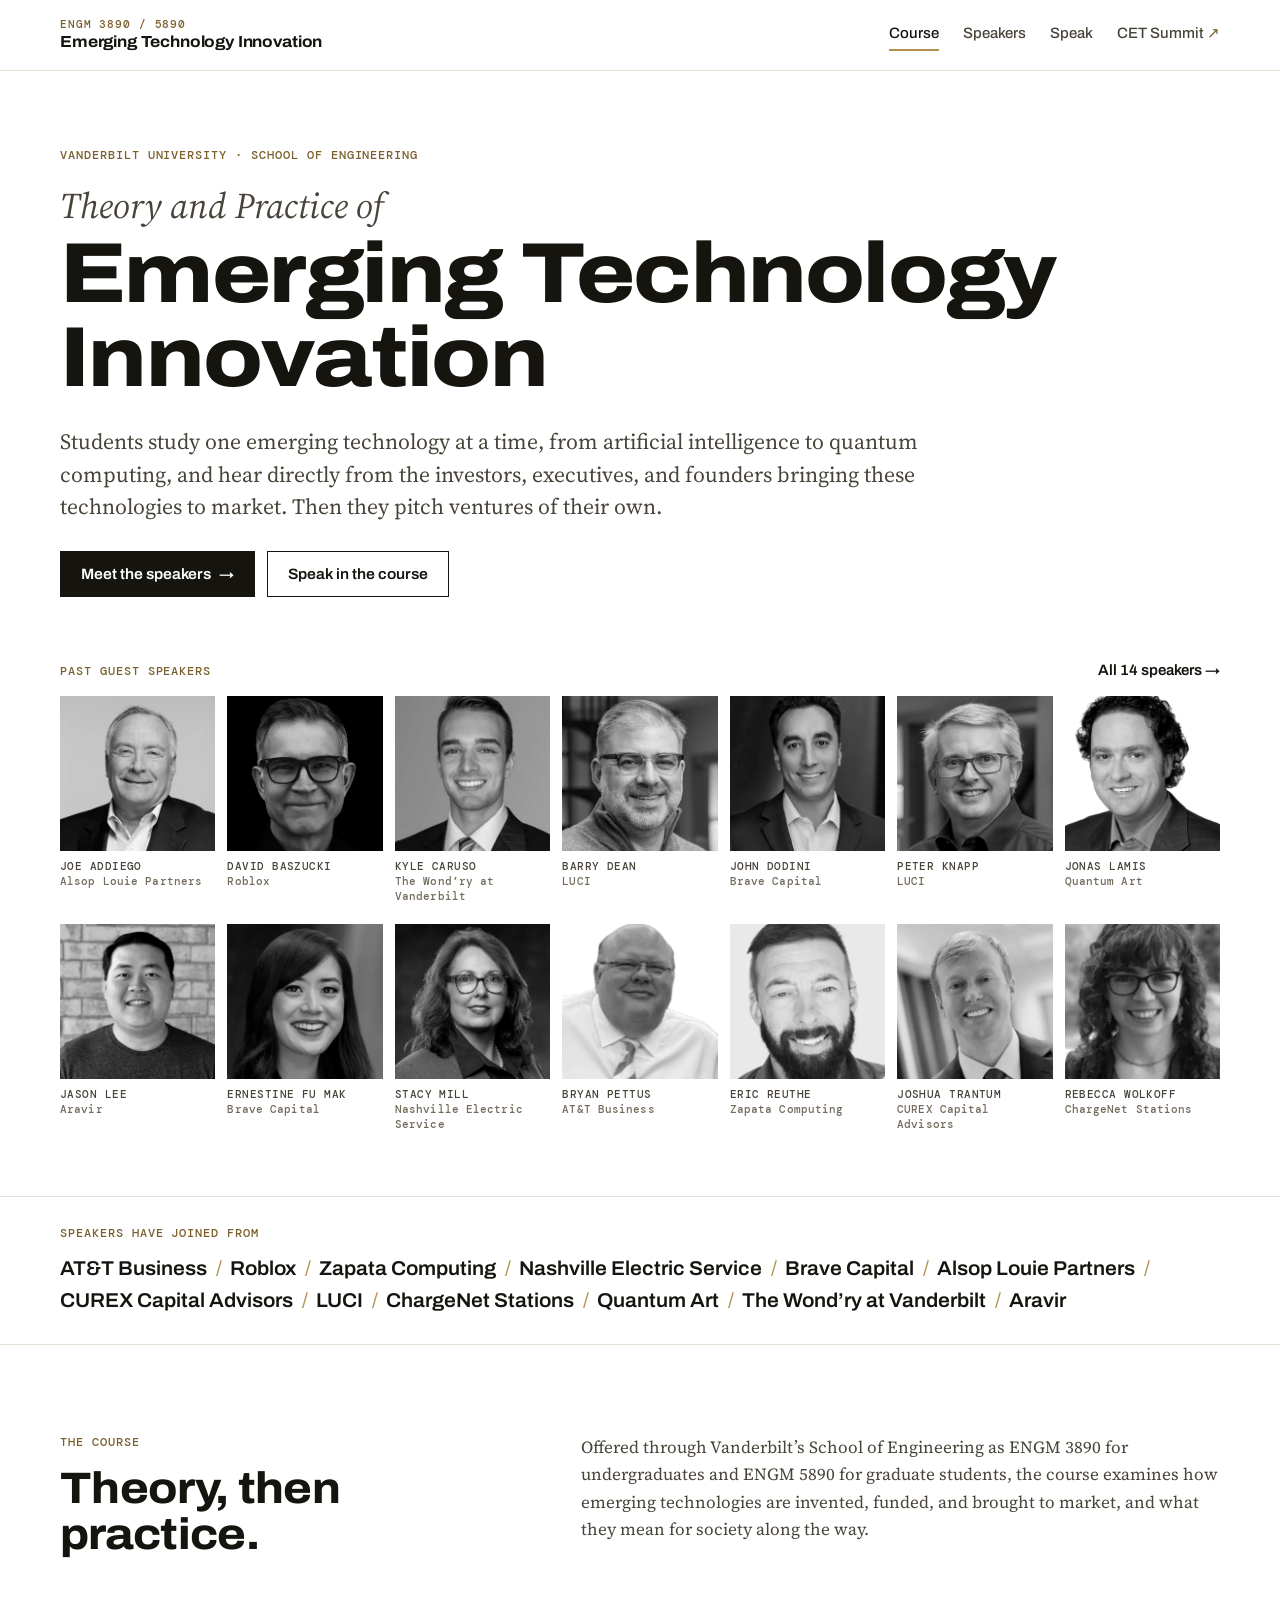
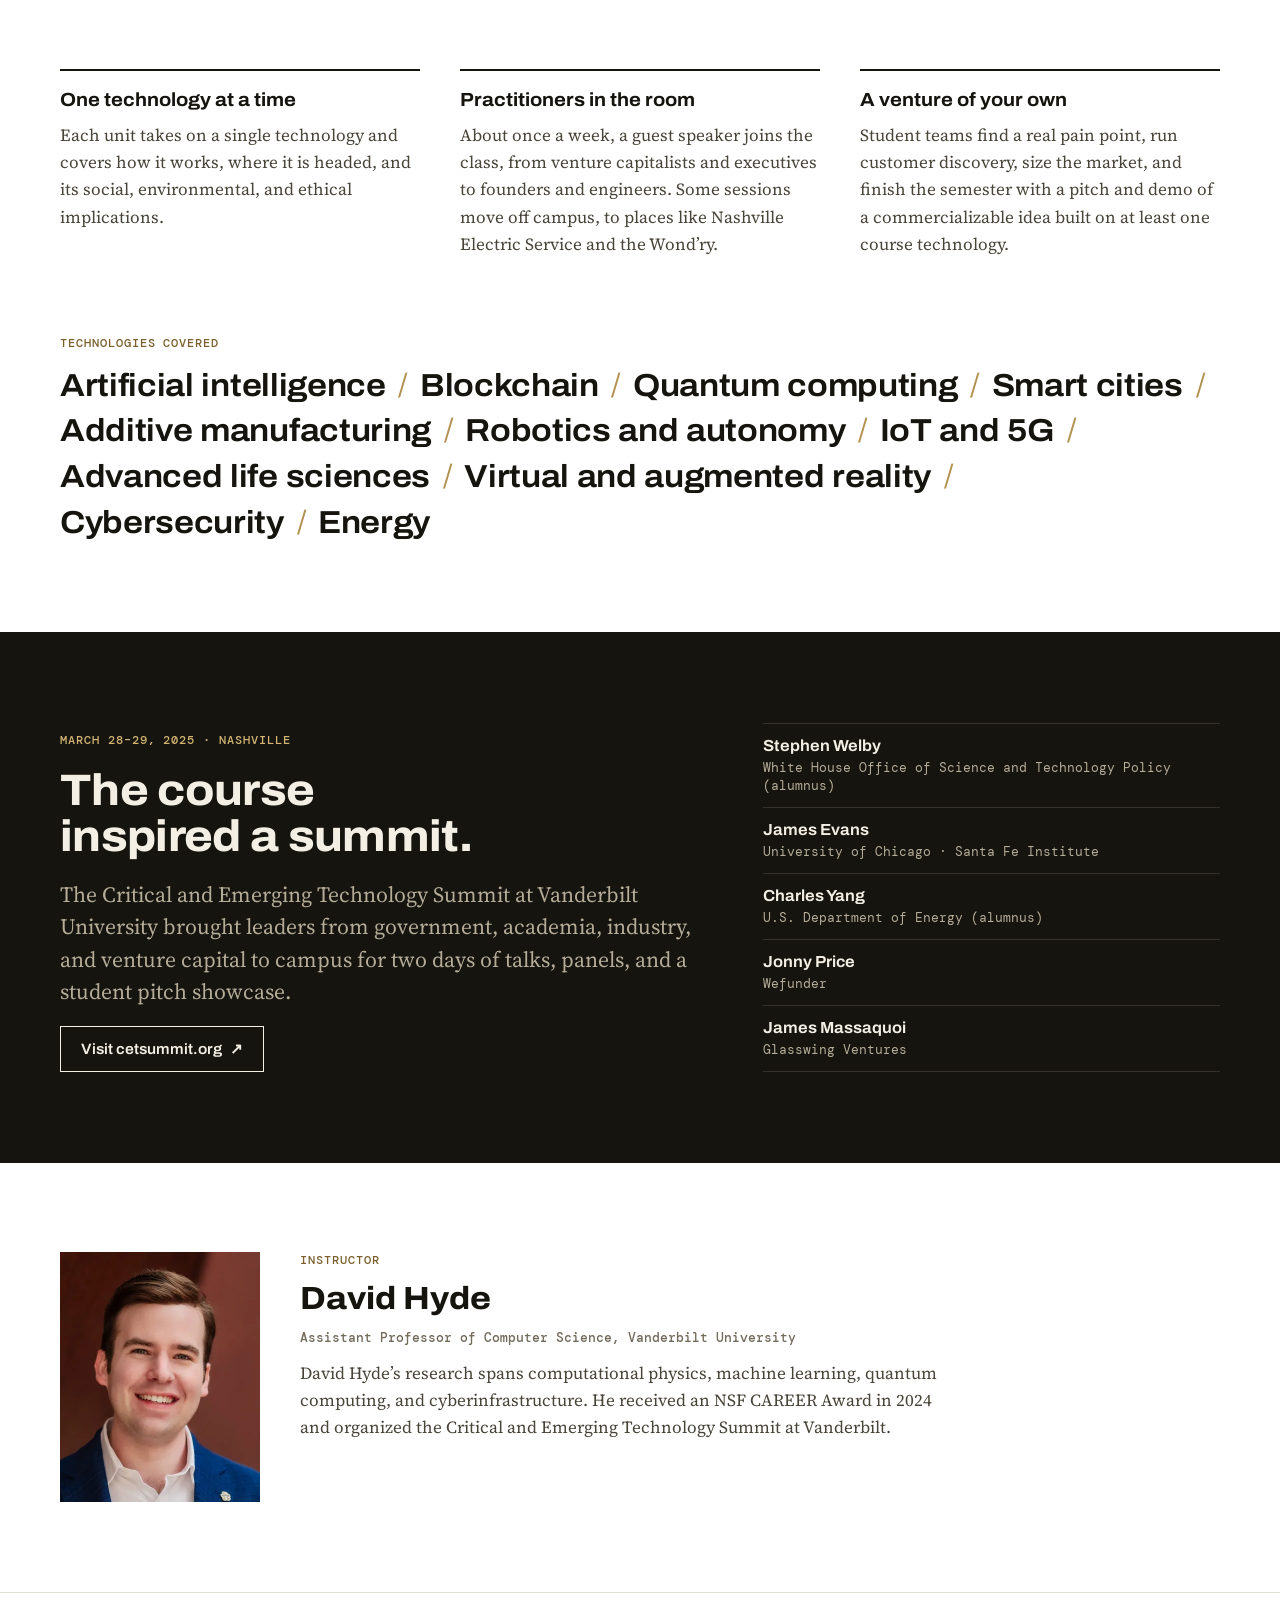
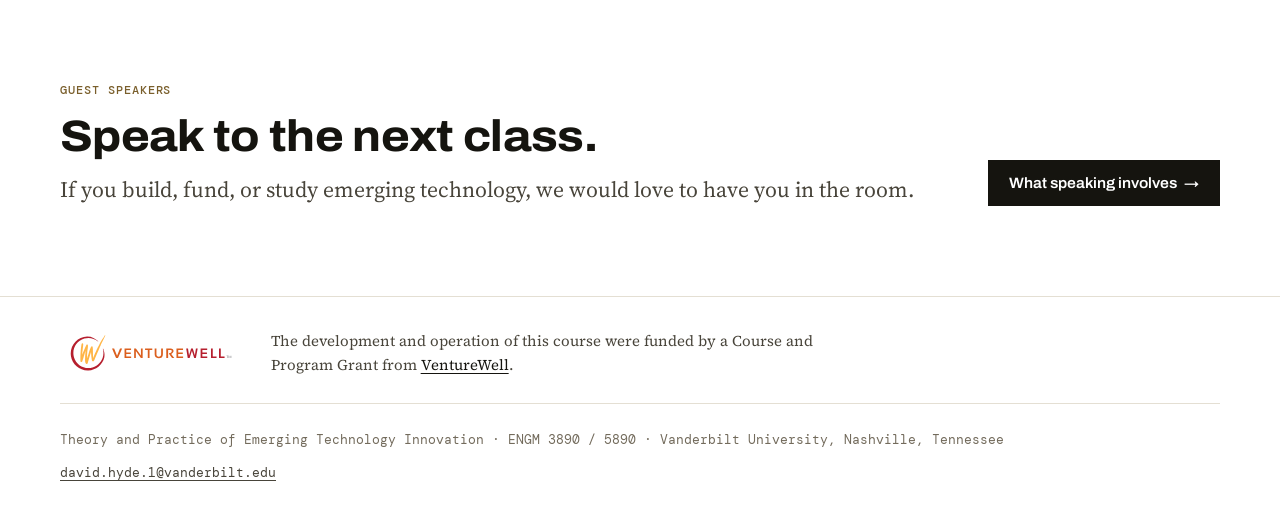
<file: index.html>
<!doctype html>
<html lang="en">
<head>
<meta charset="utf-8">
<meta name="viewport" content="width=device-width, initial-scale=1, viewport-fit=cover">
<title>Theory and Practice of Emerging Technology Innovation</title>
<meta name="description" content="ENGM 3890/5890 at Vanderbilt University: students study one emerging technology at a time, hear from the investors, executives, and founders bringing them to market, and pitch ventures of their own.">
<meta property="og:title" content="Theory and Practice of Emerging Technology Innovation">
<meta property="og:description" content="A Vanderbilt course on emerging technology, taught with the people building it.">
<meta property="og:type" content="website">
<link rel="icon" href="assets/favicon.svg" type="image/svg+xml">
<link rel="preconnect" href="https://fonts.googleapis.com">
<link rel="preconnect" href="https://fonts.gstatic.com" crossorigin>
<link rel="stylesheet" href="https://fonts.googleapis.com/css2?family=Archivo:wdth,wght@100..125,400..800&family=DM+Mono:wght@400;500&family=Source+Serif+4:ital,opsz,wght@0,8..60,400..600;1,8..60,400&display=swap">
<link rel="stylesheet" href="assets/site.css">
</head>
<body>
<a class="skip" href="#main">Skip to content</a>
<header class="site-header">
  <div class="wrap header-row">
    <a class="brand" href="index.html">
      <span class="brand-code">ENGM 3890 / 5890</span>
      <span class="brand-name">Emerging Technology Innovation</span>
    </a>
    <nav class="site-nav" aria-label="Main">
      <a href="index.html" aria-current="page">Course</a>
      <a href="speakers.html">Speakers</a>
      <a href="speak.html">Speak</a>
      <a class="ext" href="https://cetsummit.org/">CET Summit</a>
    </nav>
  </div>
</header>

<main id="main">
  <section class="hero">
    <div class="wrap">
      <div class="hero-copy">
        <p class="eyebrow">Vanderbilt University · School of Engineering</p>
        <h1 class="display hero-title"><span class="hero-pre">Theory and Practice of</span>Emerging Technology Innovation</h1>
        <p class="lede">Students study one emerging technology at a time, from artificial intelligence to quantum computing, and hear directly from the investors, executives, and founders bringing these technologies to market. Then they pitch ventures of their own.</p>
        <div class="actions">
          <a class="btn primary" href="speakers.html">Meet the speakers <span class="arrow" aria-hidden="true">→</span></a>
          <a class="btn" href="speak.html">Speak in the course</a>
        </div>
      </div>

      <div class="faces">
        <div class="faces-head">
          <p class="eyebrow">Past guest speakers</p>
          <a href="speakers.html">All <!-- BEGIN count -->14<!-- END count --> speakers <span aria-hidden="true">→</span></a>
        </div>
        <!-- BEGIN faces --><div class="face-grid" data-count="14">
<a class="face" href="speakers.html#joe-addiego"><img src="images/thumbs/joe-addiego.webp" alt="Joe Addiego" width="320" height="320" loading="lazy"><span class="face-name">Joe Addiego<span class="face-org">Alsop Louie Partners</span></span></a>
<a class="face" href="speakers.html#david-baszucki"><img src="images/thumbs/david-baszucki.webp" alt="David Baszucki" width="320" height="320" loading="lazy"><span class="face-name">David Baszucki<span class="face-org">Roblox</span></span></a>
<a class="face" href="speakers.html#kyle-caruso"><img src="images/thumbs/kyle-caruso.webp" alt="Kyle Caruso" width="320" height="320" loading="lazy"><span class="face-name">Kyle Caruso<span class="face-org">The Wond’ry at Vanderbilt</span></span></a>
<a class="face" href="speakers.html#barry-dean"><img src="images/thumbs/barry-dean.webp" alt="Barry Dean" width="320" height="320" loading="lazy"><span class="face-name">Barry Dean<span class="face-org">LUCI</span></span></a>
<a class="face" href="speakers.html#john-dodini"><img src="images/thumbs/john-dodini.webp" alt="John Dodini" width="320" height="320" loading="lazy"><span class="face-name">John Dodini<span class="face-org">Brave Capital</span></span></a>
<a class="face" href="speakers.html#peter-knapp"><img src="images/thumbs/peter-knapp.webp" alt="Peter Knapp" width="320" height="320" loading="lazy"><span class="face-name">Peter Knapp<span class="face-org">LUCI</span></span></a>
<a class="face" href="speakers.html#jonas-lamis"><img src="images/thumbs/jonas-lamis.webp" alt="Jonas Lamis" width="320" height="320" loading="lazy"><span class="face-name">Jonas Lamis<span class="face-org">Quantum Art</span></span></a>
<a class="face" href="speakers.html#jason-lee"><img src="images/thumbs/jason-lee.webp" alt="Jason Lee" width="320" height="320" loading="lazy"><span class="face-name">Jason Lee<span class="face-org">Aravir</span></span></a>
<a class="face" href="speakers.html#ernestine-fu-mak"><img src="images/thumbs/ernestine-fu-mak.webp" alt="Ernestine Fu Mak" width="320" height="320" loading="lazy"><span class="face-name">Ernestine Fu Mak<span class="face-org">Brave Capital</span></span></a>
<a class="face" href="speakers.html#stacy-mill"><img src="images/thumbs/stacy-mill.webp" alt="Stacy Mill" width="320" height="320" loading="lazy"><span class="face-name">Stacy Mill<span class="face-org">Nashville Electric Service</span></span></a>
<a class="face" href="speakers.html#bryan-pettus"><img src="images/thumbs/bryan-pettus.webp" alt="Bryan Pettus" width="320" height="320" loading="lazy"><span class="face-name">Bryan Pettus<span class="face-org">AT&amp;T Business</span></span></a>
<a class="face" href="speakers.html#eric-reuthe"><img src="images/thumbs/eric-reuthe.webp" alt="Eric Reuthe" width="320" height="320" loading="lazy"><span class="face-name">Eric Reuthe<span class="face-org">Zapata Computing</span></span></a>
<a class="face" href="speakers.html#joshua-trantum"><img src="images/thumbs/joshua-trantum.webp" alt="Joshua Trantum" width="320" height="320" loading="lazy"><span class="face-name">Joshua Trantum<span class="face-org">CUREX Capital Advisors</span></span></a>
<a class="face" href="speakers.html#rebecca-wolkoff"><img src="images/thumbs/rebecca-wolkoff.webp" alt="Rebecca Wolkoff" width="320" height="320" loading="lazy"><span class="face-name">Rebecca Wolkoff<span class="face-org">ChargeNet Stations</span></span></a>
</div><!-- END faces -->
      </div>
    </div>
  </section>

  <section class="orgs" aria-label="Organizations represented by past speakers">
    <div class="wrap orgs-row">
      <p class="eyebrow">Speakers have joined from</p>
      <p class="org-list"><!-- BEGIN orgs --><span class="org">AT&amp;T Business<span class="sep" aria-hidden="true">/</span></span> <span class="org">Roblox<span class="sep" aria-hidden="true">/</span></span> <span class="org">Zapata Computing<span class="sep" aria-hidden="true">/</span></span> <span class="org">Nashville Electric Service<span class="sep" aria-hidden="true">/</span></span> <span class="org">Brave Capital<span class="sep" aria-hidden="true">/</span></span> <span class="org">Alsop Louie Partners<span class="sep" aria-hidden="true">/</span></span> <span class="org">CUREX Capital Advisors<span class="sep" aria-hidden="true">/</span></span> <span class="org">LUCI<span class="sep" aria-hidden="true">/</span></span> <span class="org">ChargeNet Stations<span class="sep" aria-hidden="true">/</span></span> <span class="org">Quantum Art<span class="sep" aria-hidden="true">/</span></span> <span class="org">The Wond’ry at Vanderbilt<span class="sep" aria-hidden="true">/</span></span> <span class="org">Aravir</span><!-- END orgs --></p>
    </div>
  </section>

  <section class="section" id="course">
    <div class="wrap">
      <div class="split">
        <div class="section-head">
          <p class="eyebrow">The course</p>
          <h2 class="h2">Theory, then practice.</h2>
        </div>
        <div class="prose">
          <p>Offered through Vanderbilt’s School of Engineering as ENGM 3890 for undergraduates and ENGM 5890 for graduate students, the course examines how emerging technologies are invented, funded, and brought to market, and what they mean for society along the way.</p>
        </div>
      </div>

      <div class="pillars">
        <div class="pillar">
          <h3>One technology at a time</h3>
          <p>Each unit takes on a single technology and covers how it works, where it is headed, and its social, environmental, and ethical implications.</p>
        </div>
        <div class="pillar">
          <h3>Practitioners in the room</h3>
          <p>About once a week, a guest speaker joins the class, from venture capitalists and executives to founders and engineers. Some sessions move off campus, to places like Nashville Electric Service and the Wond’ry.</p>
        </div>
        <div class="pillar">
          <h3>A venture of your own</h3>
          <p>Student teams find a real pain point, run customer discovery, size the market, and finish the semester with a pitch and demo of a commercializable idea built on at least one course technology.</p>
        </div>
      </div>

      <div class="tech">
        <p class="eyebrow">Technologies covered</p>
        <ul class="tech-list">
          <li>Artificial intelligence</li>
          <li>Blockchain</li>
          <li>Quantum computing</li>
          <li>Smart cities</li>
          <li>Additive manufacturing</li>
          <li>Robotics and autonomy</li>
          <li>IoT and 5G</li>
          <li>Advanced life sciences</li>
          <li>Virtual and augmented reality</li>
          <li>Cybersecurity</li>
          <li>Energy</li>
        </ul>
      </div>
    </div>
  </section>

  <section class="band summit" aria-labelledby="summit-title">
    <div class="wrap summit-grid">
      <div class="summit-copy">
        <p class="eyebrow">March 28–29, 2025 · Nashville</p>
        <h2 class="h2" id="summit-title">The course inspired a summit.</h2>
        <p class="lede">The Critical and Emerging Technology Summit at Vanderbilt University brought leaders from government, academia, industry, and venture capital to campus for two days of talks, panels, and a student pitch showcase.</p>
        <div class="actions"><a class="btn" href="https://cetsummit.org/">Visit cetsummit.org <span aria-hidden="true">↗</span></a></div>
      </div>
      <ul class="summit-people" aria-label="Selected summit speakers">
        <li><b>Stephen Welby</b><span>White House Office of Science and Technology Policy (alumnus)</span></li>
        <li><b>James Evans</b><span>University of Chicago · Santa Fe Institute</span></li>
        <li><b>Charles Yang</b><span>U.S. Department of Energy (alumnus)</span></li>
        <li><b>Jonny Price</b><span>Wefunder</span></li>
        <li><b>James Massaquoi</b><span>Glasswing Ventures</span></li>
      </ul>
    </div>
  </section>

  <section class="section" aria-labelledby="instructor-title">
    <div class="wrap instructor">
      <img src="images/david-hyde.webp" alt="David Hyde" width="400" height="500">
      <div class="instructor-copy">
        <p class="eyebrow">Instructor</p>
        <h2 class="instructor-name" id="instructor-title">David Hyde</h2>
        <p class="instructor-role">Assistant Professor of Computer Science, Vanderbilt University</p>
        <div class="prose">
          <p>David Hyde’s research spans computational physics, machine learning, quantum computing, and cyberinfrastructure. He received an NSF CAREER Award in 2024 and organized the Critical and Emerging Technology Summit at Vanderbilt.</p>
        </div>
      </div>
    </div>
  </section>

  <section class="section">
    <div class="wrap cta">
      <div class="cta-copy">
        <p class="eyebrow">Guest speakers</p>
        <h2 class="h2">Speak to the next class.</h2>
        <p class="lede">If you build, fund, or study emerging technology, we would love to have you in the room.</p>
      </div>
      <div class="actions"><a class="btn primary" href="speak.html">What speaking involves <span class="arrow" aria-hidden="true">→</span></a></div>
    </div>
  </section>
</main>

<footer class="site-footer">
  <div class="wrap">
    <div class="funding">
      <a class="funding-logo" href="https://venturewell.org/">
        <img class="logo-light" src="assets/venturewell.svg" alt="VentureWell" width="350" height="90">
        <img class="logo-dark" src="assets/venturewell-dark.svg" alt="VentureWell" width="350" height="90">
      </a>
      <p>The development and operation of this course were funded by a Course and Program Grant from <a href="https://venturewell.org/">VentureWell</a>.</p>
    </div>
    <div class="footer-row">
      <p>Theory and Practice of Emerging Technology Innovation · ENGM 3890 / 5890 · Vanderbilt University, Nashville, Tennessee</p>
      <p><a href="mailto:david.hyde.1@vanderbilt.edu">david.hyde.1@vanderbilt.edu</a></p>
    </div>
  </div>
</footer>
</body>
</html>
</file>
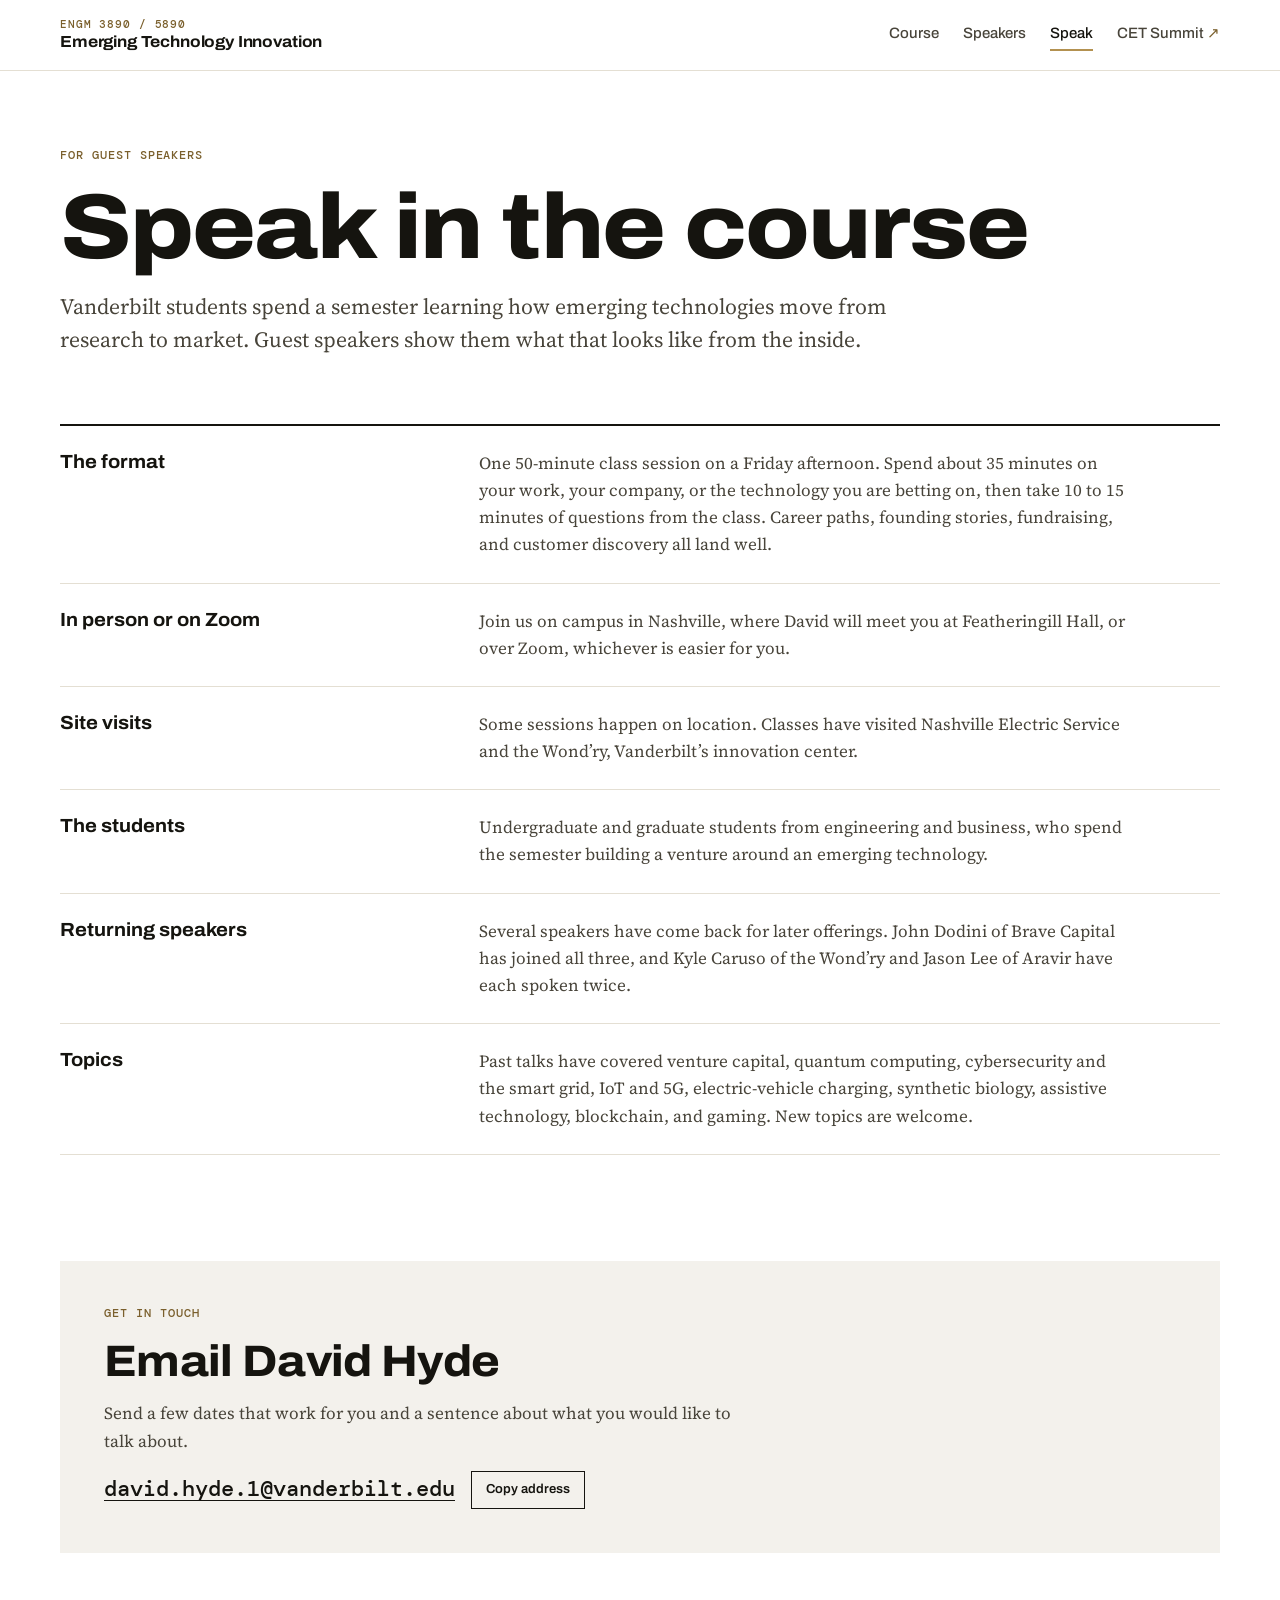
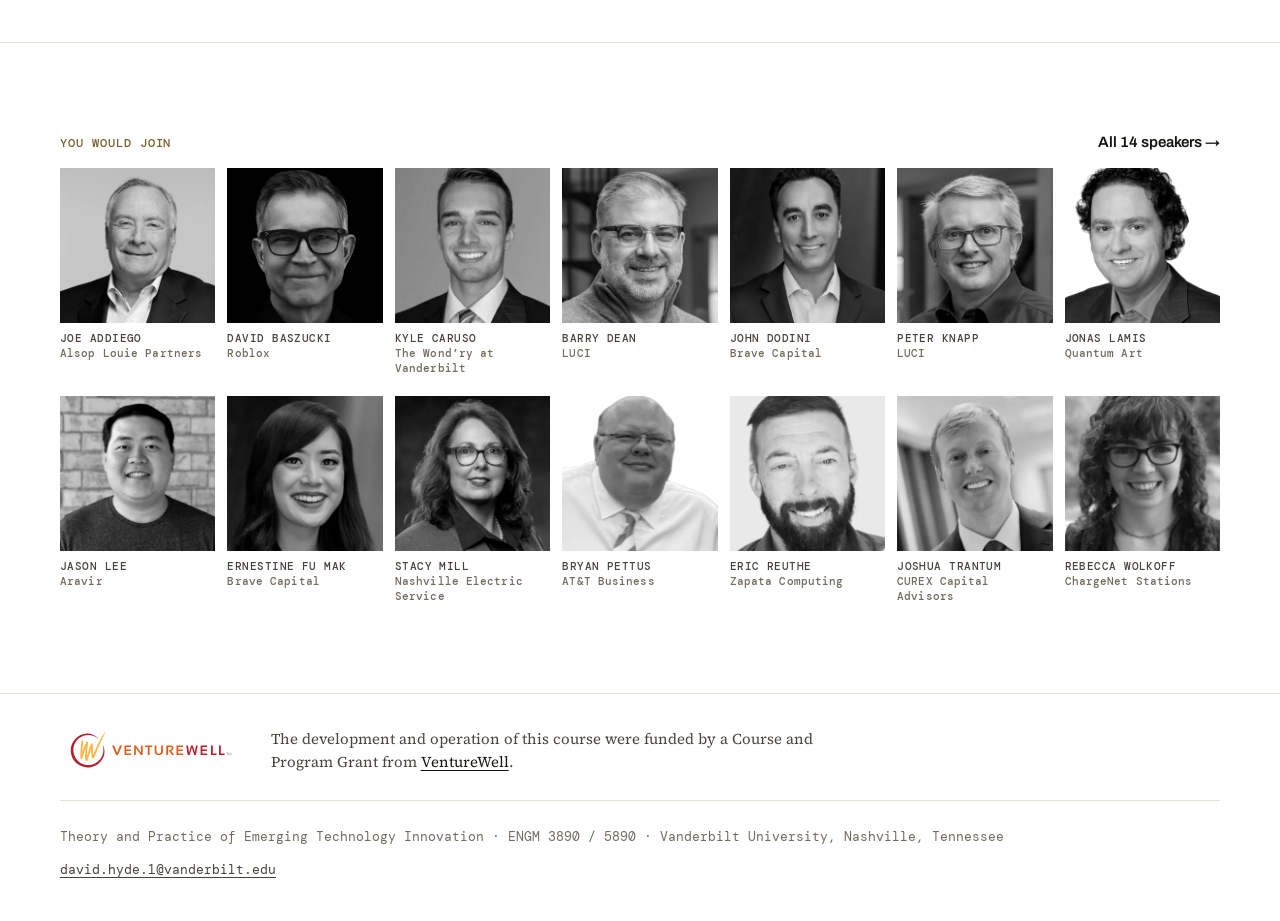
<file: speak.html>
<!doctype html>
<html lang="en">
<head>
<meta charset="utf-8">
<meta name="viewport" content="width=device-width, initial-scale=1, viewport-fit=cover">
<title>Speak · Theory and Practice of Emerging Technology Innovation</title>
<meta name="description" content="What a guest-speaker visit to ENGM 3890/5890, Theory and Practice of Emerging Technology Innovation at Vanderbilt University, involves, and how to get in touch.">
<meta property="og:title" content="Speak in Emerging Technology Innovation at Vanderbilt">
<meta property="og:description" content="What a guest-speaker visit involves, and how to get in touch.">
<meta property="og:type" content="website">
<link rel="icon" href="assets/favicon.svg" type="image/svg+xml">
<link rel="preconnect" href="https://fonts.googleapis.com">
<link rel="preconnect" href="https://fonts.gstatic.com" crossorigin>
<link rel="stylesheet" href="https://fonts.googleapis.com/css2?family=Archivo:wdth,wght@100..125,400..800&family=DM+Mono:wght@400;500&family=Source+Serif+4:ital,opsz,wght@0,8..60,400..600;1,8..60,400&display=swap">
<link rel="stylesheet" href="assets/site.css">
</head>
<body>
<a class="skip" href="#main">Skip to content</a>
<header class="site-header">
  <div class="wrap header-row">
    <a class="brand" href="index.html">
      <span class="brand-code">ENGM 3890 / 5890</span>
      <span class="brand-name">Emerging Technology Innovation</span>
    </a>
    <nav class="site-nav" aria-label="Main">
      <a href="index.html">Course</a>
      <a href="speakers.html">Speakers</a>
      <a href="speak.html" aria-current="page">Speak</a>
      <a class="ext" href="https://cetsummit.org/">CET Summit</a>
    </nav>
  </div>
</header>

<main id="main">
  <section class="wrap page-intro">
    <p class="eyebrow">For guest speakers</p>
    <h1 class="display page-title">Speak in the course</h1>
    <p class="lede">Vanderbilt students spend a semester learning how emerging technologies move from research to market. Guest speakers show them what that looks like from the inside.</p>
  </section>

  <section class="wrap" aria-label="What a visit involves">
    <dl class="facts">
      <div class="fact">
        <dt>The format</dt>
        <dd>One 50-minute class session on a Friday afternoon. Spend about 35 minutes on your work, your company, or the technology you are betting on, then take 10 to 15 minutes of questions from the class. Career paths, founding stories, fundraising, and customer discovery all land well.</dd>
      </div>
      <div class="fact">
        <dt>In person or on Zoom</dt>
        <dd>Join us on campus in Nashville, where David will meet you at Featheringill Hall, or over Zoom, whichever is easier for you.</dd>
      </div>
      <div class="fact">
        <dt>Site visits</dt>
        <dd>Some sessions happen on location. Classes have visited Nashville Electric Service and the Wond’ry, Vanderbilt’s innovation center.</dd>
      </div>
      <div class="fact">
        <dt>The students</dt>
        <dd>Undergraduate and graduate students from engineering and business, who spend the semester building a venture around an emerging technology.</dd>
      </div>
      <div class="fact">
        <dt>Returning speakers</dt>
        <dd>Several speakers have come back for later offerings. John Dodini of Brave Capital has joined all three, and Kyle Caruso of the Wond’ry and Jason Lee of Aravir have each spoken twice.</dd>
      </div>
      <div class="fact">
        <dt>Topics</dt>
        <dd>Past talks have covered venture capital, quantum computing, cybersecurity and the smart grid, IoT and 5G, electric-vehicle charging, synthetic biology, assistive technology, blockchain, and gaming. New topics are welcome.</dd>
      </div>
    </dl>
  </section>

  <section class="section">
    <div class="wrap">
      <div class="contact">
        <p class="eyebrow">Get in touch</p>
        <h2 class="h2">Email David Hyde</h2>
        <p class="prose">Send a few dates that work for you and a sentence about what you would like to talk about.</p>
        <div class="contact-line">
          <a class="email" href="mailto:david.hyde.1@vanderbilt.edu?subject=Speaking%20in%20Emerging%20Technology%20Innovation">david.hyde.1@vanderbilt.edu</a>
          <button class="copy-btn" type="button" id="copy-email" data-email="david.hyde.1@vanderbilt.edu">Copy address</button>
          <span class="copy-status" id="copy-status" role="status" aria-live="polite"></span>
        </div>
      </div>
    </div>
  </section>

  <section class="section">
    <div class="wrap faces">
      <div class="faces-head">
        <p class="eyebrow">You would join</p>
        <a href="speakers.html">All <!-- BEGIN count -->14<!-- END count --> speakers <span aria-hidden="true">→</span></a>
      </div>
      <!-- BEGIN faces --><div class="face-grid" data-count="14">
<a class="face" href="speakers.html#joe-addiego"><img src="images/thumbs/joe-addiego.webp" alt="Joe Addiego" width="320" height="320" loading="lazy"><span class="face-name">Joe Addiego<span class="face-org">Alsop Louie Partners</span></span></a>
<a class="face" href="speakers.html#david-baszucki"><img src="images/thumbs/david-baszucki.webp" alt="David Baszucki" width="320" height="320" loading="lazy"><span class="face-name">David Baszucki<span class="face-org">Roblox</span></span></a>
<a class="face" href="speakers.html#kyle-caruso"><img src="images/thumbs/kyle-caruso.webp" alt="Kyle Caruso" width="320" height="320" loading="lazy"><span class="face-name">Kyle Caruso<span class="face-org">The Wond’ry at Vanderbilt</span></span></a>
<a class="face" href="speakers.html#barry-dean"><img src="images/thumbs/barry-dean.webp" alt="Barry Dean" width="320" height="320" loading="lazy"><span class="face-name">Barry Dean<span class="face-org">LUCI</span></span></a>
<a class="face" href="speakers.html#john-dodini"><img src="images/thumbs/john-dodini.webp" alt="John Dodini" width="320" height="320" loading="lazy"><span class="face-name">John Dodini<span class="face-org">Brave Capital</span></span></a>
<a class="face" href="speakers.html#peter-knapp"><img src="images/thumbs/peter-knapp.webp" alt="Peter Knapp" width="320" height="320" loading="lazy"><span class="face-name">Peter Knapp<span class="face-org">LUCI</span></span></a>
<a class="face" href="speakers.html#jonas-lamis"><img src="images/thumbs/jonas-lamis.webp" alt="Jonas Lamis" width="320" height="320" loading="lazy"><span class="face-name">Jonas Lamis<span class="face-org">Quantum Art</span></span></a>
<a class="face" href="speakers.html#jason-lee"><img src="images/thumbs/jason-lee.webp" alt="Jason Lee" width="320" height="320" loading="lazy"><span class="face-name">Jason Lee<span class="face-org">Aravir</span></span></a>
<a class="face" href="speakers.html#ernestine-fu-mak"><img src="images/thumbs/ernestine-fu-mak.webp" alt="Ernestine Fu Mak" width="320" height="320" loading="lazy"><span class="face-name">Ernestine Fu Mak<span class="face-org">Brave Capital</span></span></a>
<a class="face" href="speakers.html#stacy-mill"><img src="images/thumbs/stacy-mill.webp" alt="Stacy Mill" width="320" height="320" loading="lazy"><span class="face-name">Stacy Mill<span class="face-org">Nashville Electric Service</span></span></a>
<a class="face" href="speakers.html#bryan-pettus"><img src="images/thumbs/bryan-pettus.webp" alt="Bryan Pettus" width="320" height="320" loading="lazy"><span class="face-name">Bryan Pettus<span class="face-org">AT&amp;T Business</span></span></a>
<a class="face" href="speakers.html#eric-reuthe"><img src="images/thumbs/eric-reuthe.webp" alt="Eric Reuthe" width="320" height="320" loading="lazy"><span class="face-name">Eric Reuthe<span class="face-org">Zapata Computing</span></span></a>
<a class="face" href="speakers.html#joshua-trantum"><img src="images/thumbs/joshua-trantum.webp" alt="Joshua Trantum" width="320" height="320" loading="lazy"><span class="face-name">Joshua Trantum<span class="face-org">CUREX Capital Advisors</span></span></a>
<a class="face" href="speakers.html#rebecca-wolkoff"><img src="images/thumbs/rebecca-wolkoff.webp" alt="Rebecca Wolkoff" width="320" height="320" loading="lazy"><span class="face-name">Rebecca Wolkoff<span class="face-org">ChargeNet Stations</span></span></a>
</div><!-- END faces -->
    </div>
  </section>
</main>

<footer class="site-footer">
  <div class="wrap">
    <div class="funding">
      <a class="funding-logo" href="https://venturewell.org/">
        <img class="logo-light" src="assets/venturewell.svg" alt="VentureWell" width="350" height="90">
        <img class="logo-dark" src="assets/venturewell-dark.svg" alt="VentureWell" width="350" height="90">
      </a>
      <p>The development and operation of this course were funded by a Course and Program Grant from <a href="https://venturewell.org/">VentureWell</a>.</p>
    </div>
    <div class="footer-row">
      <p>Theory and Practice of Emerging Technology Innovation · ENGM 3890 / 5890 · Vanderbilt University, Nashville, Tennessee</p>
      <p><a href="mailto:david.hyde.1@vanderbilt.edu">david.hyde.1@vanderbilt.edu</a></p>
    </div>
  </div>
</footer>
<script>
  // Copy the address; mail links don't open everywhere, so selection is the fallback.
  (function () {
    var btn = document.getElementById("copy-email");
    var status = document.getElementById("copy-status");
    if (!btn) return;
    btn.addEventListener("click", function () {
      var email = btn.getAttribute("data-email");
      var done = function () { status.textContent = "Copied"; };
      var fallback = function () {
        var range = document.createRange();
        range.selectNodeContents(document.querySelector(".email"));
        var sel = window.getSelection();
        sel.removeAllRanges();
        sel.addRange(range);
        status.textContent = "Selected. Press Ctrl+C or ⌘C to copy.";
      };
      try {
        navigator.clipboard.writeText(email).then(done, fallback);
      } catch (e) {
        fallback();
      }
    });
  })();
</script>
</body>
</html>
</file>
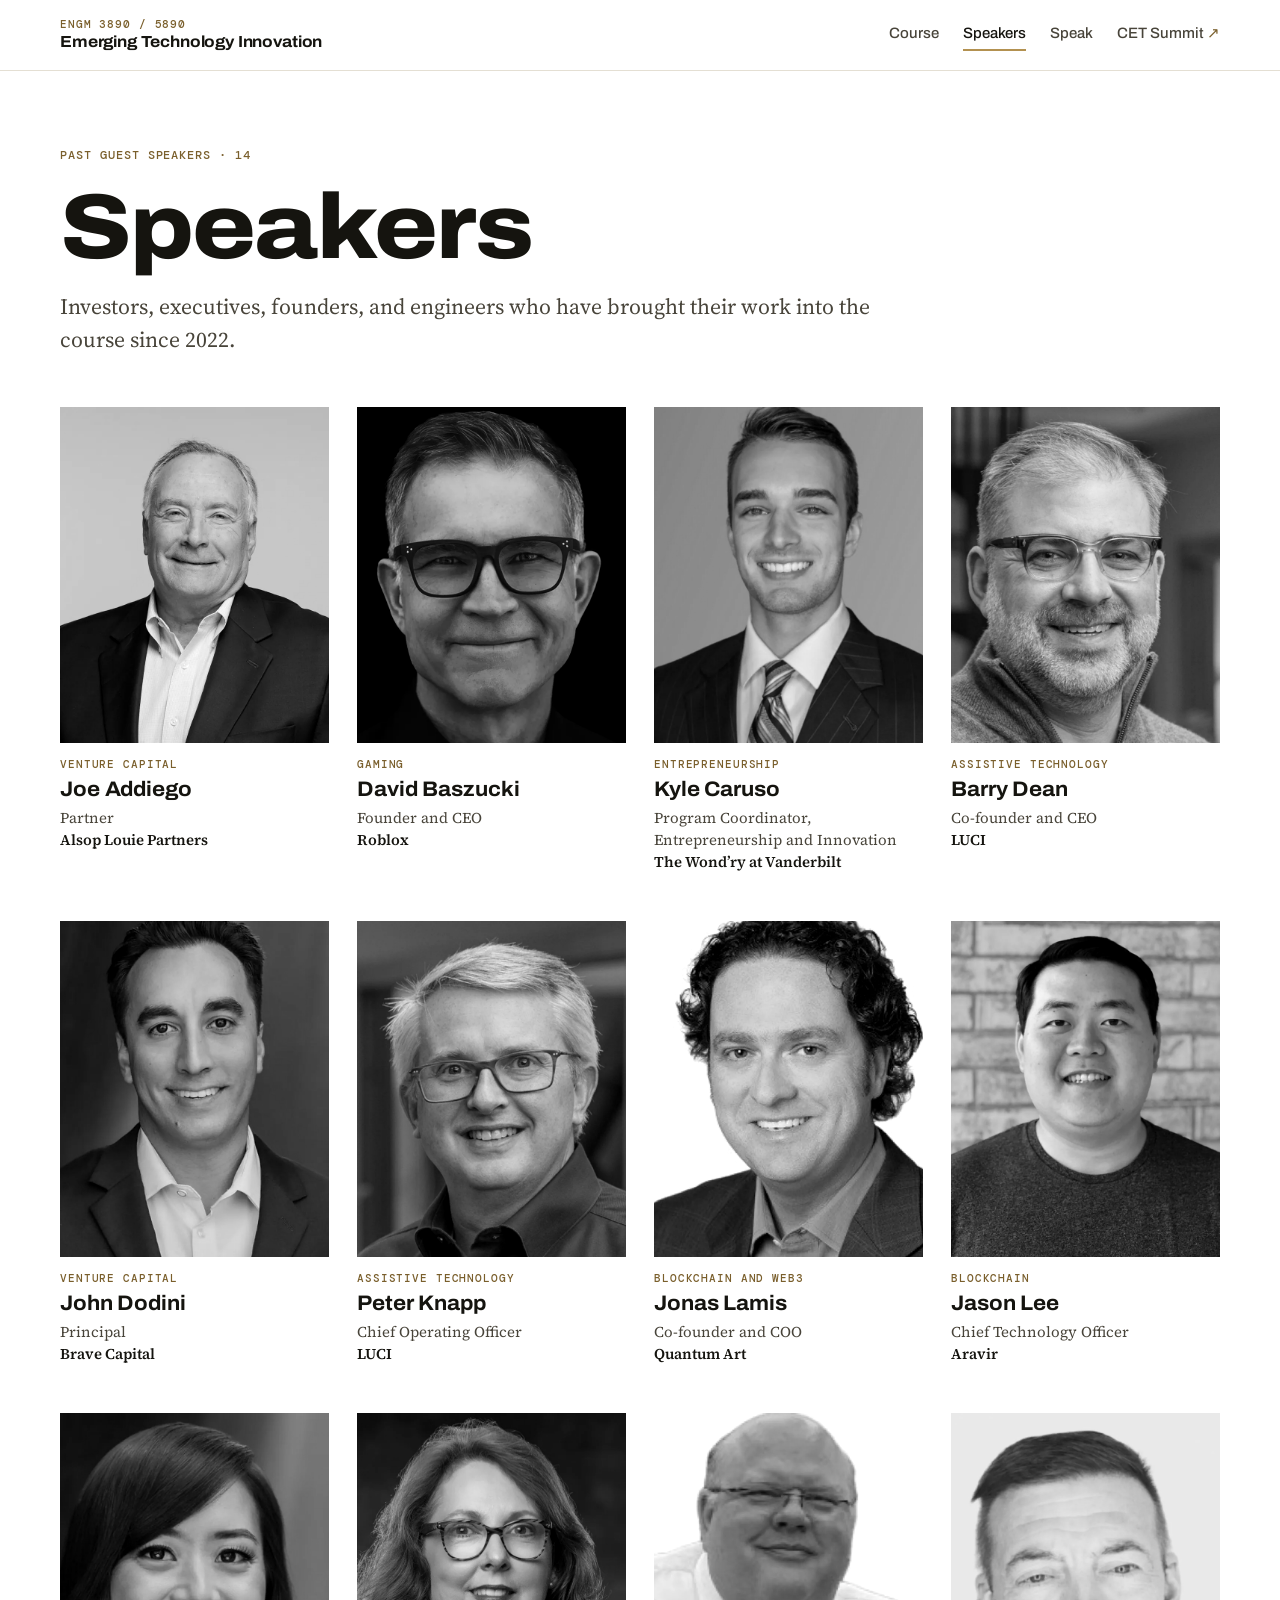
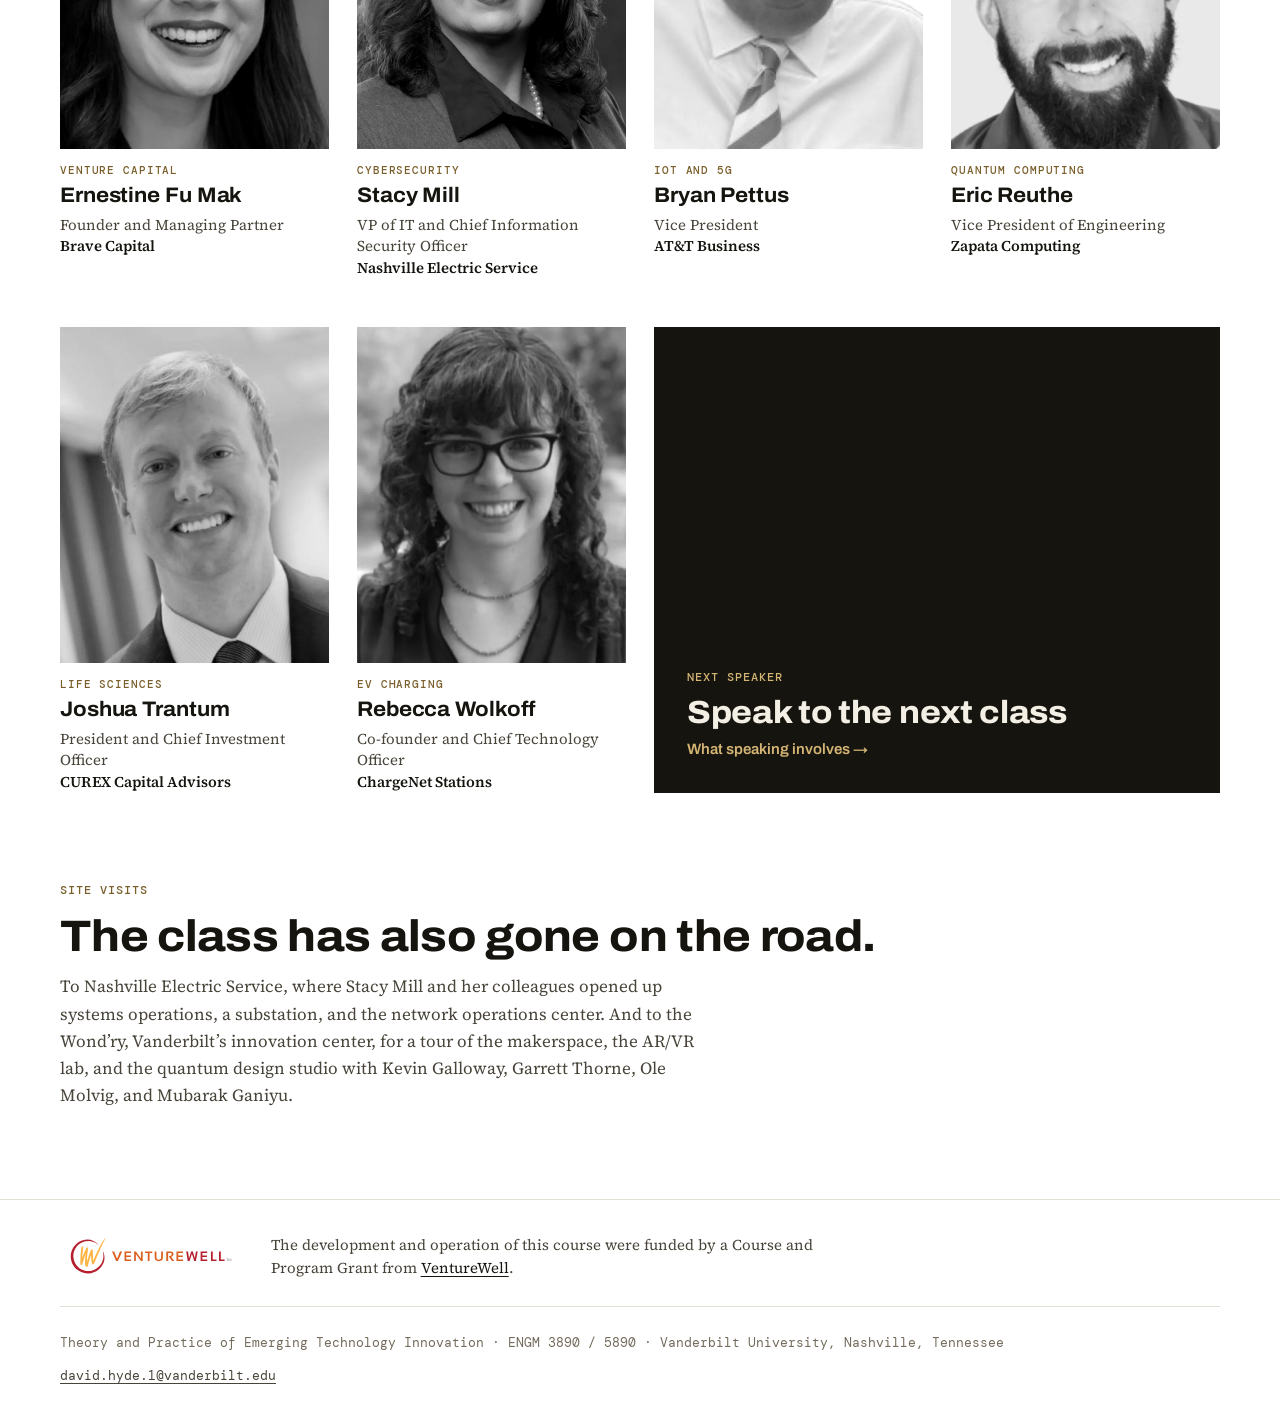
<file: speakers.html>
<!doctype html>
<html lang="en">
<head>
<meta charset="utf-8">
<meta name="viewport" content="width=device-width, initial-scale=1, viewport-fit=cover">
<title>Speakers · Theory and Practice of Emerging Technology Innovation</title>
<meta name="description" content="Investors, executives, founders, and engineers who have spoken in ENGM 3890/5890, Theory and Practice of Emerging Technology Innovation, at Vanderbilt University.">
<meta property="og:title" content="Past speakers · Emerging Technology Innovation at Vanderbilt">
<meta property="og:description" content="Investors, executives, founders, and engineers who have brought their work into the course.">
<meta property="og:type" content="website">
<link rel="icon" href="assets/favicon.svg" type="image/svg+xml">
<link rel="preconnect" href="https://fonts.googleapis.com">
<link rel="preconnect" href="https://fonts.gstatic.com" crossorigin>
<link rel="stylesheet" href="https://fonts.googleapis.com/css2?family=Archivo:wdth,wght@100..125,400..800&family=DM+Mono:wght@400;500&family=Source+Serif+4:ital,opsz,wght@0,8..60,400..600;1,8..60,400&display=swap">
<link rel="stylesheet" href="assets/site.css">
</head>
<body>
<a class="skip" href="#main">Skip to content</a>
<header class="site-header">
  <div class="wrap header-row">
    <a class="brand" href="index.html">
      <span class="brand-code">ENGM 3890 / 5890</span>
      <span class="brand-name">Emerging Technology Innovation</span>
    </a>
    <nav class="site-nav" aria-label="Main">
      <a href="index.html">Course</a>
      <a href="speakers.html" aria-current="page">Speakers</a>
      <a href="speak.html">Speak</a>
      <a class="ext" href="https://cetsummit.org/">CET Summit</a>
    </nav>
  </div>
</header>

<main id="main">
  <section class="wrap page-intro">
    <p class="eyebrow">Past guest speakers · <!-- BEGIN count -->14<!-- END count --></p>
    <h1 class="display page-title">Speakers</h1>
    <p class="lede">Investors, executives, founders, and engineers who have brought their work into the course since 2022.</p>
  </section>

  <section class="wrap" aria-label="Speaker roster">
    <div class="roster"><!-- BEGIN roster -->
<article class="card" id="joe-addiego"><div class="card-photo"><img src="images/speakers/joe-addiego.webp" alt="Joe Addiego" width="720" height="900" loading="lazy"></div><div class="card-body"><p class="card-field">Venture capital</p><h2 class="card-name">Joe Addiego</h2><p class="card-role">Partner<span class="org">Alsop Louie Partners</span></p></div></article>
<article class="card" id="david-baszucki"><div class="card-photo"><img src="images/speakers/david-baszucki.webp" alt="David Baszucki" width="720" height="900" loading="lazy"></div><div class="card-body"><p class="card-field">Gaming</p><h2 class="card-name">David Baszucki</h2><p class="card-role">Founder and CEO<span class="org">Roblox</span></p></div></article>
<article class="card" id="kyle-caruso"><div class="card-photo"><img src="images/speakers/kyle-caruso.webp" alt="Kyle Caruso" width="720" height="900" loading="lazy"></div><div class="card-body"><p class="card-field">Entrepreneurship</p><h2 class="card-name">Kyle Caruso</h2><p class="card-role">Program Coordinator, Entrepreneurship and Innovation<span class="org">The Wond’ry at Vanderbilt</span></p></div></article>
<article class="card" id="barry-dean"><div class="card-photo"><img src="images/speakers/barry-dean.webp" alt="Barry Dean" width="720" height="900" loading="lazy"></div><div class="card-body"><p class="card-field">Assistive technology</p><h2 class="card-name">Barry Dean</h2><p class="card-role">Co-founder and CEO<span class="org">LUCI</span></p></div></article>
<article class="card" id="john-dodini"><div class="card-photo"><img src="images/speakers/john-dodini.webp" alt="John Dodini" width="720" height="900" loading="lazy"></div><div class="card-body"><p class="card-field">Venture capital</p><h2 class="card-name">John Dodini</h2><p class="card-role">Principal<span class="org">Brave Capital</span></p></div></article>
<article class="card" id="peter-knapp"><div class="card-photo"><img src="images/speakers/peter-knapp.webp" alt="Peter Knapp" width="720" height="900" loading="lazy"></div><div class="card-body"><p class="card-field">Assistive technology</p><h2 class="card-name">Peter Knapp</h2><p class="card-role">Chief Operating Officer<span class="org">LUCI</span></p></div></article>
<article class="card" id="jonas-lamis"><div class="card-photo"><img src="images/speakers/jonas-lamis.webp" alt="Jonas Lamis" width="720" height="900" loading="lazy"></div><div class="card-body"><p class="card-field">Blockchain and Web3</p><h2 class="card-name">Jonas Lamis</h2><p class="card-role">Co-founder and COO<span class="org">Quantum Art</span></p></div></article>
<article class="card" id="jason-lee"><div class="card-photo"><img src="images/speakers/jason-lee.webp" alt="Jason Lee" width="720" height="900" loading="lazy"></div><div class="card-body"><p class="card-field">Blockchain</p><h2 class="card-name">Jason Lee</h2><p class="card-role">Chief Technology Officer<span class="org">Aravir</span></p></div></article>
<article class="card" id="ernestine-fu-mak"><div class="card-photo"><img src="images/speakers/ernestine-fu-mak.webp" alt="Ernestine Fu Mak" width="720" height="900" loading="lazy"></div><div class="card-body"><p class="card-field">Venture capital</p><h2 class="card-name">Ernestine Fu Mak</h2><p class="card-role">Founder and Managing Partner<span class="org">Brave Capital</span></p></div></article>
<article class="card" id="stacy-mill"><div class="card-photo"><img src="images/speakers/stacy-mill.webp" alt="Stacy Mill" width="720" height="900" loading="lazy"></div><div class="card-body"><p class="card-field">Cybersecurity</p><h2 class="card-name">Stacy Mill</h2><p class="card-role">VP of IT and Chief Information Security Officer<span class="org">Nashville Electric Service</span></p></div></article>
<article class="card" id="bryan-pettus"><div class="card-photo"><img src="images/speakers/bryan-pettus.webp" alt="Bryan Pettus" width="720" height="900" loading="lazy"></div><div class="card-body"><p class="card-field">IoT and 5G</p><h2 class="card-name">Bryan Pettus</h2><p class="card-role">Vice President<span class="org">AT&amp;T Business</span></p></div></article>
<article class="card" id="eric-reuthe"><div class="card-photo"><img src="images/speakers/eric-reuthe.webp" alt="Eric Reuthe" width="720" height="900" loading="lazy"></div><div class="card-body"><p class="card-field">Quantum computing</p><h2 class="card-name">Eric Reuthe</h2><p class="card-role">Vice President of Engineering<span class="org">Zapata Computing</span></p></div></article>
<article class="card" id="joshua-trantum"><div class="card-photo"><img src="images/speakers/joshua-trantum.webp" alt="Joshua Trantum" width="720" height="900" loading="lazy"></div><div class="card-body"><p class="card-field">Life sciences</p><h2 class="card-name">Joshua Trantum</h2><p class="card-role">President and Chief Investment Officer<span class="org">CUREX Capital Advisors</span></p></div></article>
<article class="card" id="rebecca-wolkoff"><div class="card-photo"><img src="images/speakers/rebecca-wolkoff.webp" alt="Rebecca Wolkoff" width="720" height="900" loading="lazy"></div><div class="card-body"><p class="card-field">EV charging</p><h2 class="card-name">Rebecca Wolkoff</h2><p class="card-role">Co-founder and Chief Technology Officer<span class="org">ChargeNet Stations</span></p></div></article>
<a class="roster-cta" href="speak.html" style="--span-2:2;--span-3:1;--span-4:2"><span class="eyebrow">Next speaker</span><span class="roster-cta-title">Speak to the next class</span><span class="roster-cta-link">What speaking involves <span class="arrow" aria-hidden="true">→</span></span></a>
<!-- END roster --></div>
  </section>

  <section class="wrap visits" aria-labelledby="visits-title">
    <p class="eyebrow">Site visits</p>
    <h2 class="h2" id="visits-title">The class has also gone on the road.</h2>
    <p class="prose">To Nashville Electric Service, where Stacy Mill and her colleagues opened up systems operations, a substation, and the network operations center. And to the Wond’ry, Vanderbilt’s innovation center, for a tour of the makerspace, the AR/VR lab, and the quantum design studio with Kevin Galloway, Garrett Thorne, Ole Molvig, and Mubarak Ganiyu.</p>
  </section>
</main>

<footer class="site-footer">
  <div class="wrap">
    <div class="funding">
      <a class="funding-logo" href="https://venturewell.org/">
        <img class="logo-light" src="assets/venturewell.svg" alt="VentureWell" width="350" height="90">
        <img class="logo-dark" src="assets/venturewell-dark.svg" alt="VentureWell" width="350" height="90">
      </a>
      <p>The development and operation of this course were funded by a Course and Program Grant from <a href="https://venturewell.org/">VentureWell</a>.</p>
    </div>
    <div class="footer-row">
      <p>Theory and Practice of Emerging Technology Innovation · ENGM 3890 / 5890 · Vanderbilt University, Nashville, Tennessee</p>
      <p><a href="mailto:david.hyde.1@vanderbilt.edu">david.hyde.1@vanderbilt.edu</a></p>
    </div>
  </div>
</footer>
</body>
</html>
</file>
<file: assets/site.css>
/* Theory and Practice of Emerging Technology Innovation — course site
   Layout: left-aligned pages on a wide frame; speaker portraits carry the color, gold marks labels and actions. */

:root {
  --paper: #ffffff;
  --fill: #f3f1ec;
  --ink: #15140f;
  --ink-2: #48443a;
  --muted: #736b5c;
  --line: #e4dfd3;
  --gold: #b39150;
  --gold-ink: #7a5f2c;
  --band: #15140f;
  --band-ink: #f3efe5;
  --band-muted: #b5ac98;
  --band-gold: #d4b574;
  --band-line: #34312a;
  --band-edge: transparent;

  --f-display: "Archivo", "Helvetica Neue", Arial, sans-serif;
  --f-body: "Source Serif 4", "Iowan Old Style", Georgia, serif;
  --f-mono: "DM Mono", ui-monospace, "SF Mono", Menlo, monospace;

  --page: 1240px;
  --gutter-l: max(16px, env(safe-area-inset-left, 0px));
  --gutter-r: max(16px, env(safe-area-inset-right, 0px));
  color-scheme: light;
}
@media (prefers-color-scheme: dark) {
  :root:not([data-theme="light"]) {
    --paper: #0f0e0b;
    --fill: #1b1a16;
    --ink: #f2eee5;
    --ink-2: #c8c1b1;
    --muted: #9d9582;
    --line: #2d2b25;
    --gold: #c9a964;
    --gold-ink: #d8bc80;
    --band: #1b1a16;
    --band-ink: #f2eee5;
    --band-muted: #a9a08c;
    --band-gold: #d8bc80;
    --band-line: #36332c;
    --band-edge: #2d2b25;
    color-scheme: dark;
  }
}
:root[data-theme="dark"] {
  --paper: #0f0e0b;
  --fill: #1b1a16;
  --ink: #f2eee5;
  --ink-2: #c8c1b1;
  --muted: #9d9582;
  --line: #2d2b25;
  --gold: #c9a964;
  --gold-ink: #d8bc80;
  --band: #1b1a16;
  --band-ink: #f2eee5;
  --band-muted: #a9a08c;
  --band-gold: #d8bc80;
  --band-line: #36332c;
  --band-edge: #2d2b25;
  color-scheme: dark;
}
@media (min-width: 760px) {
  :root {
    --gutter-l: max(40px, env(safe-area-inset-left, 0px));
    --gutter-r: max(40px, env(safe-area-inset-right, 0px));
  }
}

/* Base */
*, *::before, *::after { box-sizing: border-box; }
html { -webkit-text-size-adjust: 100%; text-size-adjust: 100%; }
body {
  margin: 0;
  background: var(--paper);
  color: var(--ink);
  font: 400 1.0625rem/1.6 var(--f-body);
  font-optical-sizing: auto;
  -webkit-font-smoothing: antialiased;
  -moz-osx-font-smoothing: grayscale;
}
img { display: block; max-width: 100%; height: auto; }
a { color: inherit; text-decoration-thickness: 1px; text-underline-offset: 0.2em; }
a:focus-visible, button:focus-visible {
  outline: 2px solid var(--gold);
  outline-offset: 3px;
}
h1, h2, h3 { margin: 0; text-wrap: balance; }
p { margin: 0; }
ul { margin: 0; padding: 0; list-style: none; }

.wrap {
  max-width: var(--page);
  margin-inline: auto;
  padding-left: var(--gutter-l);
  padding-right: var(--gutter-r);
}
.skip {
  position: absolute;
  left: var(--gutter-l);
  top: -100px;
  padding: 8px 12px;
  background: var(--ink);
  color: var(--paper);
  font: 500 0.875rem/1 var(--f-display);
  z-index: 20;
}
.skip:focus { top: 8px; }

/* Type roles */
.eyebrow {
  font: 500 0.75rem/1.4 var(--f-mono);
  letter-spacing: 0.08em;
  text-transform: uppercase;
  color: var(--gold-ink);
}
.display {
  font-family: var(--f-display);
  font-stretch: 112%;
  font-weight: 800;
  letter-spacing: -0.02em;
  line-height: 0.98;
}
.h2 {
  font-family: var(--f-display);
  font-stretch: 108%;
  font-weight: 750;
  font-size: clamp(1.75rem, 1.1rem + 2.4vw, 2.75rem);
  line-height: 1.05;
  letter-spacing: -0.015em;
}
.lede {
  font-size: clamp(1.125rem, 1rem + 0.45vw, 1.375rem);
  line-height: 1.5;
  color: var(--ink-2);
  max-width: 40em;
}
.prose { max-width: 38em; color: var(--ink-2); }
.prose p + p { margin-top: 1em; }

/* Header */
.site-header { border-bottom: 1px solid var(--line); }
.header-row {
  display: flex;
  flex-wrap: wrap;
  align-items: center;
  justify-content: space-between;
  gap: 12px 32px;
  padding-block: 18px;
}
.brand {
  display: grid;
  gap: 2px;
  text-decoration: none;
  min-width: 0;
}
.brand-code {
  font: 500 0.6875rem/1.2 var(--f-mono);
  letter-spacing: 0.08em;
  color: var(--gold-ink);
}
.brand-name {
  font: 700 1rem/1.15 var(--f-display);
  font-stretch: 108%;
  letter-spacing: -0.01em;
}
.site-nav { display: flex; flex-wrap: wrap; gap: 4px 24px; }
.site-nav a {
  font: 500 0.9375rem/1 var(--f-display);
  text-decoration: none;
  color: var(--ink-2);
  padding-block: 8px;
  border-bottom: 2px solid transparent;
}
.site-nav a:hover { color: var(--ink); }
.site-nav a[aria-current="page"] { color: var(--ink); border-bottom-color: var(--gold); }
.site-nav .ext::after { content: "\2197"; margin-left: 0.2em; color: var(--gold-ink); }

/* Buttons */
.actions { display: flex; flex-wrap: wrap; gap: 12px; }
.btn {
  display: inline-flex;
  align-items: center;
  gap: 0.5em;
  min-height: 46px;
  padding: 0 20px;
  border: 1.5px solid var(--ink);
  font: 600 0.9375rem/1 var(--f-display);
  font-stretch: 104%;
  text-decoration: none;
  color: var(--ink);
  background: transparent;
  transition: background-color 0.15s ease, color 0.15s ease;
}
.btn:hover { background: var(--ink); color: var(--paper); }
.btn.primary { background: var(--ink); color: var(--paper); }
.btn.primary:hover { background: transparent; color: var(--ink); }
.btn .arrow { transition: transform 0.15s ease; }
.btn:hover .arrow { transform: translateX(3px); }

/* Sections */
.section { padding-block: clamp(56px, 7vw, 104px); }
.section + .section { border-top: 1px solid var(--line); }
.section-head { display: grid; gap: 14px; margin-bottom: clamp(28px, 4vw, 48px); }

/* Home hero */
.hero { padding-block: clamp(40px, 6vw, 88px) clamp(40px, 5vw, 72px); }
.hero-copy { display: grid; gap: 22px; }
.hero-pre {
  display: block;
  font: italic 400 clamp(1.375rem, 1rem + 1.6vw, 2.25rem)/1.1 var(--f-body);
  letter-spacing: 0;
  color: var(--ink-2);
  margin-bottom: 0.18em;
}
.hero-title { font-size: clamp(2.5rem, 1rem + 5.4vw, 5.5rem); }
.hero-copy .lede { margin-top: 4px; }
.hero-copy .actions { margin-top: 6px; }

/* Contact sheet of speaker faces */
.faces { margin-top: clamp(40px, 5vw, 64px); }
.section > .faces { margin-top: 0; }
.faces-head {
  display: flex;
  flex-wrap: wrap;
  align-items: baseline;
  justify-content: space-between;
  gap: 8px 24px;
  margin-bottom: 16px;
}
.faces-head a {
  font: 600 0.9375rem/1.2 var(--f-display);
  text-decoration: none;
  color: var(--ink);
}
.faces-head a:hover { text-decoration: underline; }
/* 12 faces fill 3, 4 or 6 columns; 13–14 fill two rows of 7 on wide screens; 8 faces fill 4 or a single row of 8 */
.face-grid {
  display: grid;
  grid-template-columns: repeat(3, minmax(0, 1fr));
  gap: 18px 12px;
}
.face-grid[data-count="8"] { grid-template-columns: repeat(4, minmax(0, 1fr)); }
@media (min-width: 640px) { .face-grid { grid-template-columns: repeat(4, minmax(0, 1fr)); } }
@media (min-width: 1000px) {
  .face-grid { grid-template-columns: repeat(6, minmax(0, 1fr)); gap: 22px 14px; }
  .face-grid[data-count="8"] { grid-template-columns: repeat(8, minmax(0, 1fr)); }
  .face-grid[data-count="13"], .face-grid[data-count="14"] { grid-template-columns: repeat(7, minmax(0, 1fr)); gap: 20px 12px; }
}
.face { display: grid; gap: 8px; align-content: start; text-decoration: none; min-width: 0; }
.face img, .card-photo img {
  width: 100%;
  background: var(--fill);
  filter: grayscale(1) contrast(1.04);
  transition: filter 0.3s ease;
}
.face img { aspect-ratio: 1 / 1; object-fit: cover; }
.face:hover img, .face:focus-visible img,
.card:hover .card-photo img, .card:focus-within .card-photo img { filter: none; }
.face-name {
  font: 500 0.6875rem/1.35 var(--f-mono);
  letter-spacing: 0.04em;
  text-transform: uppercase;
  color: var(--ink-2);
}
.face-org { display: block; color: var(--muted); text-transform: none; letter-spacing: 0.01em; }
@media (max-width: 639px) { .face-grid[data-count="8"] .face-org { display: none; } }

/* Organizations band */
.orgs { border-block: 1px solid var(--line); padding-block: 28px; }
.orgs-row { display: grid; gap: 10px; }
.org-list {
  font: 600 clamp(1rem, 0.9rem + 0.5vw, 1.25rem)/1.6 var(--f-display);
  font-stretch: 104%;
  color: var(--ink);
}
.org-list .org { white-space: nowrap; }
.org-list .sep { color: var(--gold); font-weight: 400; padding-inline: 0.45em 0.2em; }

/* Course section */
.split { display: grid; gap: 28px 64px; }
@media (min-width: 960px) { .split { grid-template-columns: minmax(0, 5fr) minmax(0, 7fr); align-items: start; } }
.pillars {
  display: grid;
  gap: 32px;
  margin-top: clamp(40px, 5vw, 64px);
}
@media (min-width: 820px) { .pillars { grid-template-columns: repeat(3, minmax(0, 1fr)); gap: 40px; } }
.pillar { display: grid; gap: 10px; align-content: start; padding-top: 18px; border-top: 2px solid var(--ink); min-width: 0; }
.pillar h3 { font: 700 1.1875rem/1.2 var(--f-display); font-stretch: 106%; }
.pillar p { color: var(--ink-2); }

.tech { margin-top: clamp(48px, 6vw, 80px); display: grid; gap: 14px; }
.tech-list {
  display: flex;
  flex-wrap: wrap;
  gap: 6px 0;
  font: 650 clamp(1.25rem, 0.95rem + 1.3vw, 2rem)/1.25 var(--f-display);
  font-stretch: 108%;
  letter-spacing: -0.01em;
}
.tech-list li:not(:last-child)::after {
  content: "/";
  color: var(--gold);
  font-weight: 300;
  padding-inline: 0.4em;
}

/* Summit band */
.band { background: var(--band); color: var(--band-ink); border-block: 1px solid var(--band-edge); }
.band .eyebrow { color: var(--band-gold); }
.band .lede, .band .prose { color: var(--band-muted); }
.summit, .band-pad { padding-block: clamp(56px, 7vw, 104px); }
.summit-grid { display: grid; gap: 32px 64px; }
@media (min-width: 960px) { .summit-grid { grid-template-columns: minmax(0, 7fr) minmax(0, 5fr); align-items: end; } }
.summit-copy { display: grid; gap: 18px; }
.band .btn { border-color: var(--band-ink); color: var(--band-ink); }
.band .btn:hover { background: var(--band-ink); color: var(--band); }
.summit-people { display: grid; gap: 0; border-top: 1px solid var(--band-line); }
.summit-people li {
  display: grid;
  gap: 2px;
  padding-block: 12px;
  border-bottom: 1px solid var(--band-line);
}
.summit-people b { font: 650 1rem/1.3 var(--f-display); font-stretch: 104%; color: var(--band-ink); }
.summit-people span { font: 400 0.8125rem/1.4 var(--f-mono); color: var(--band-muted); }

/* Instructor */
.instructor { display: grid; gap: 24px 40px; align-items: start; }
@media (min-width: 720px) { .instructor { grid-template-columns: 200px minmax(0, 1fr); } }
.instructor img { width: 200px; max-width: 100%; aspect-ratio: 4 / 5; object-fit: cover; background: var(--fill); }
.instructor-copy { display: grid; gap: 12px; }
.instructor-name { font: 750 clamp(1.5rem, 1.2rem + 1vw, 2rem)/1.1 var(--f-display); font-stretch: 108%; }
.instructor-role { font: 500 0.8125rem/1.5 var(--f-mono); color: var(--muted); }

/* Closing call to action */
.cta { display: grid; gap: 20px; }
@media (min-width: 900px) { .cta { grid-template-columns: minmax(0, 1fr) auto; align-items: end; gap: 40px; } }
.cta-copy { display: grid; gap: 14px; }

/* Page intro (Speakers, Speak) */
.page-intro { padding-block: clamp(40px, 6vw, 88px) clamp(32px, 4vw, 56px); display: grid; gap: 18px; }
.page-title { font-size: clamp(2.75rem, 1rem + 6vw, 5.75rem); }

/* Speaker roster */
.roster {
  display: grid;
  grid-template-columns: repeat(2, minmax(0, 1fr));
  gap: 36px 16px;
  padding-bottom: clamp(56px, 7vw, 104px);
}
@media (min-width: 760px) { .roster { grid-template-columns: repeat(3, minmax(0, 1fr)); gap: 48px 28px; } }
@media (min-width: 1100px) { .roster { grid-template-columns: repeat(4, minmax(0, 1fr)); } }
.card { display: grid; gap: 14px; align-content: start; min-width: 0; scroll-margin-top: 24px; }
.card-photo { display: block; overflow: hidden; background: var(--fill); }
.card-photo img { aspect-ratio: 4 / 5; object-fit: cover; }
.card-body { display: grid; gap: 6px; min-width: 0; }
.card-field { font: 500 0.6875rem/1.3 var(--f-mono); letter-spacing: 0.08em; text-transform: uppercase; color: var(--gold-ink); }
.card-name { font: 700 clamp(1.0625rem, 0.95rem + 0.5vw, 1.3125rem)/1.15 var(--f-display); font-stretch: 106%; letter-spacing: -0.005em; }
.card-name a { text-decoration: none; }
.card-name a:hover { text-decoration: underline; }
.card-role { font-size: 0.9375rem; line-height: 1.45; color: var(--ink-2); }
.card-role .org { display: block; color: var(--ink); font-weight: 600; }

/* Last roster tile: an invitation that fills out the final row */
.roster-cta {
  grid-column: span var(--span-2, 2);
  display: grid;
  align-content: end;
  gap: 10px;
  min-height: 220px;
  padding: clamp(20px, 3vw, 32px);
  background: var(--band);
  color: var(--band-ink);
  border: 1px solid var(--band-edge);
  text-decoration: none;
}
.roster-cta .eyebrow { color: var(--band-gold); }
.roster-cta-title {
  font: 750 clamp(1.375rem, 1.1rem + 1.2vw, 2rem)/1.08 var(--f-display);
  font-stretch: 108%;
  letter-spacing: -0.01em;
  text-wrap: balance;
}
.roster-cta-link { font: 600 0.9375rem/1.3 var(--f-display); color: var(--band-gold); }
.roster-cta .arrow { display: inline-block; transition: transform 0.15s ease; }
.roster-cta:hover .arrow { transform: translateX(4px); }
@media (min-width: 760px) { .roster-cta { grid-column: span var(--span-3, 3); } }
@media (min-width: 1100px) { .roster-cta { grid-column: span var(--span-4, 4); } }

/* Site visits (speakers page) */
.visits { display: grid; gap: 14px; padding-bottom: clamp(56px, 7vw, 104px); }

/* Speak page */
.facts { display: grid; gap: 0; border-top: 2px solid var(--ink); }
.fact {
  display: grid;
  gap: 8px 48px;
  padding-block: 24px;
  border-bottom: 1px solid var(--line);
}
@media (min-width: 820px) { .fact { grid-template-columns: minmax(0, 4fr) minmax(0, 8fr); } }
.fact dt { font: 700 1.1875rem/1.25 var(--f-display); font-stretch: 106%; }
.fact dd { margin: 0; color: var(--ink-2); max-width: 38em; }

.contact { display: grid; gap: 16px; padding: clamp(24px, 4vw, 44px); background: var(--fill); }
.contact-line { display: flex; flex-wrap: wrap; align-items: center; gap: 10px 16px; }
.email {
  font: 500 clamp(1rem, 0.85rem + 0.8vw, 1.375rem)/1.3 var(--f-mono);
  user-select: all;
  -webkit-user-select: all;
  overflow-wrap: anywhere;
}
.copy-btn {
  min-height: 38px;
  padding: 0 14px;
  border: 1.5px solid var(--ink);
  background: transparent;
  color: var(--ink);
  font: 600 0.8125rem/1 var(--f-display);
  cursor: pointer;
}
.copy-btn:hover { background: var(--ink); color: var(--paper); }
.copy-status { font: 400 0.8125rem/1.3 var(--f-mono); color: var(--muted); min-height: 1.3em; }

/* Footer */
.site-footer { border-top: 1px solid var(--line); padding-block: 32px 40px; }
/* Funding acknowledgment: logo beside one sentence, above the footer row */
.funding {
  display: flex;
  flex-wrap: wrap;
  align-items: center;
  gap: 14px 24px;
  padding-bottom: 26px;
  margin-bottom: 26px;
  border-bottom: 1px solid var(--line);
  font: 400 0.9375rem/1.55 var(--f-body);
  color: var(--ink-2);
}
.funding-logo { display: inline-flex; flex: none; }
.funding-logo img { display: block; height: 48px; width: auto; }
.funding p { margin: 0; max-width: 72ch; }
.funding a { color: var(--ink); }
/* The wordmark's gray text is unreadable on dark paper, so dark themes swap in a light-text copy */
.funding-logo .logo-dark { display: none; }
@media (prefers-color-scheme: dark) {
  :root:not([data-theme="light"]) .funding-logo .logo-light { display: none; }
  :root:not([data-theme="light"]) .funding-logo .logo-dark { display: block; }
}
:root[data-theme="dark"] .funding-logo .logo-light { display: none; }
:root[data-theme="dark"] .funding-logo .logo-dark { display: block; }
.footer-row {
  display: flex;
  flex-wrap: wrap;
  justify-content: space-between;
  gap: 12px 32px;
  font: 400 0.8125rem/1.6 var(--f-mono);
  color: var(--muted);
}
.footer-row a { color: var(--ink-2); }

@media (prefers-reduced-motion: reduce) {
  *, *::before, *::after { transition: none !important; }
}

/* Roster tile for a speaker without a photo yet */
.card-initials {
  display: grid;
  place-items: center;
  aspect-ratio: 4 / 5;
  font: 800 clamp(2.5rem, 2rem + 2vw, 3.5rem)/1 var(--f-display);
  font-stretch: 112%;
  color: var(--muted);
}
</file>
